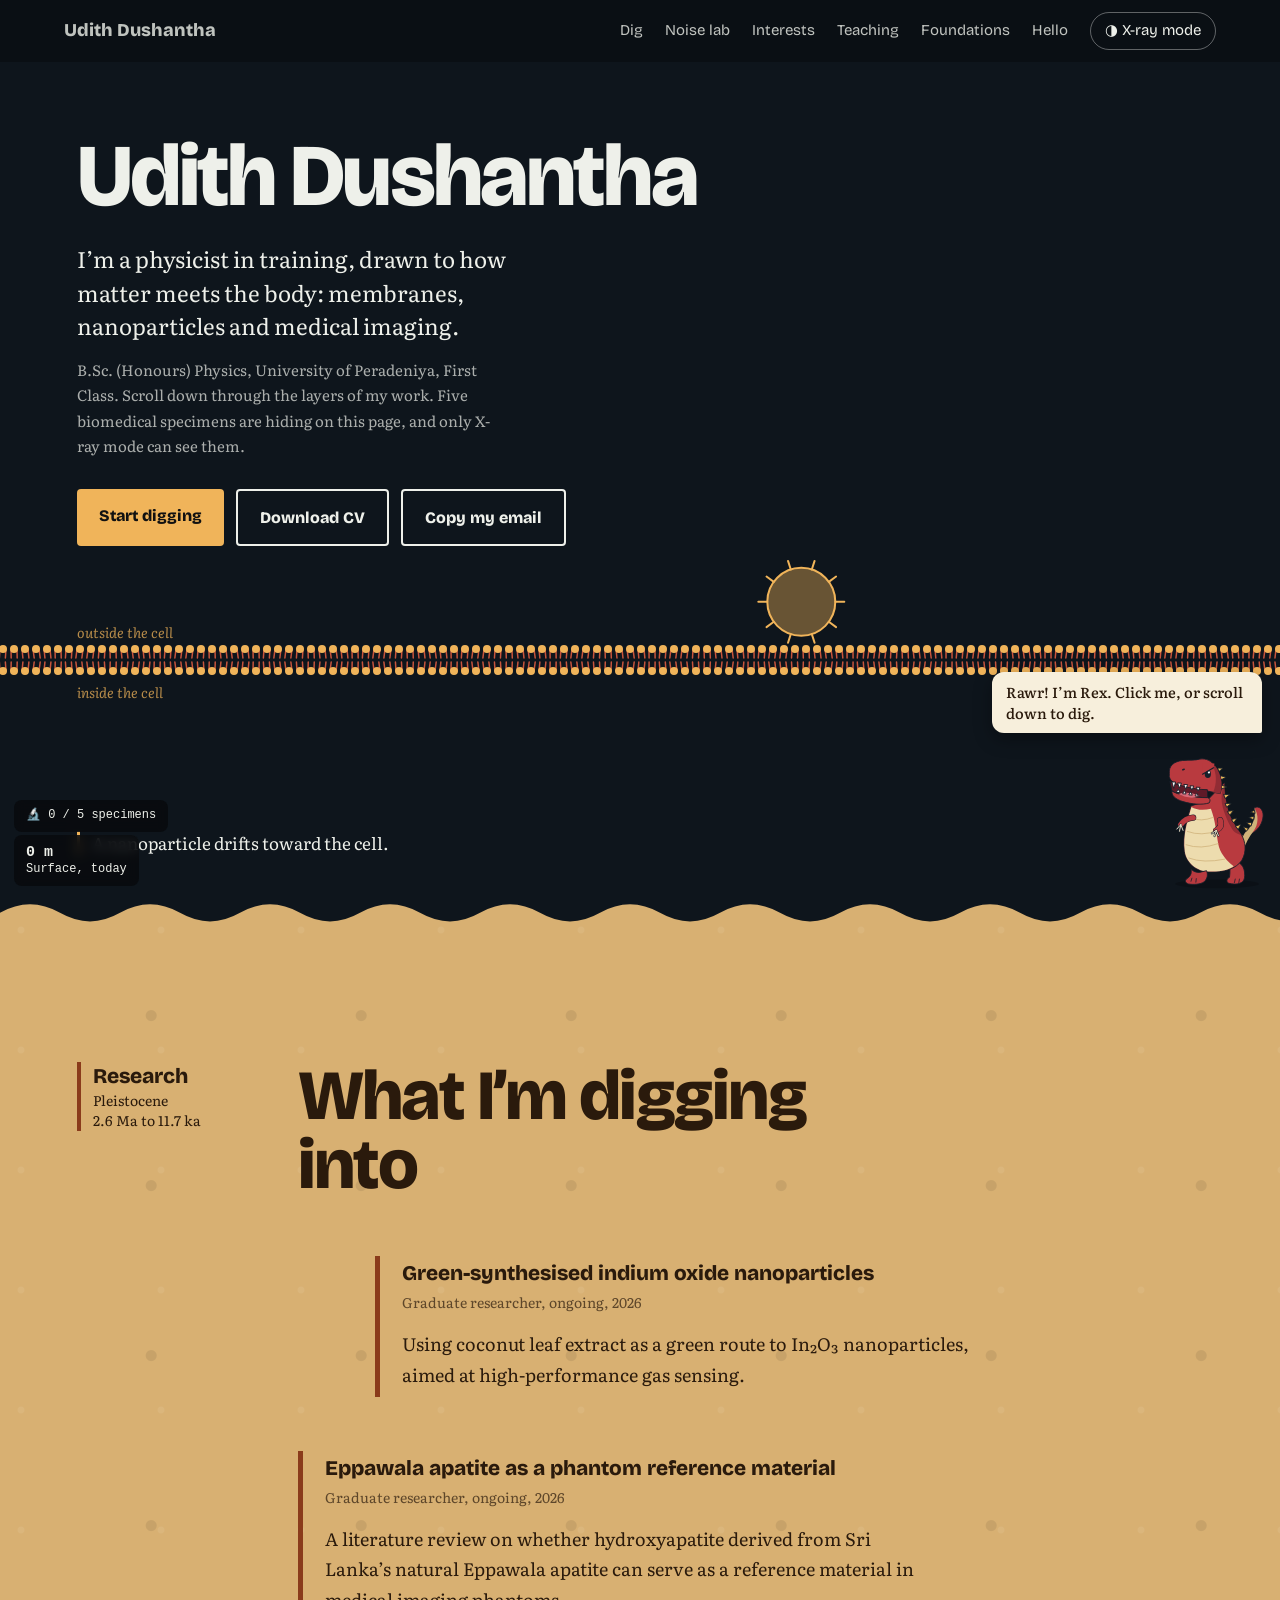
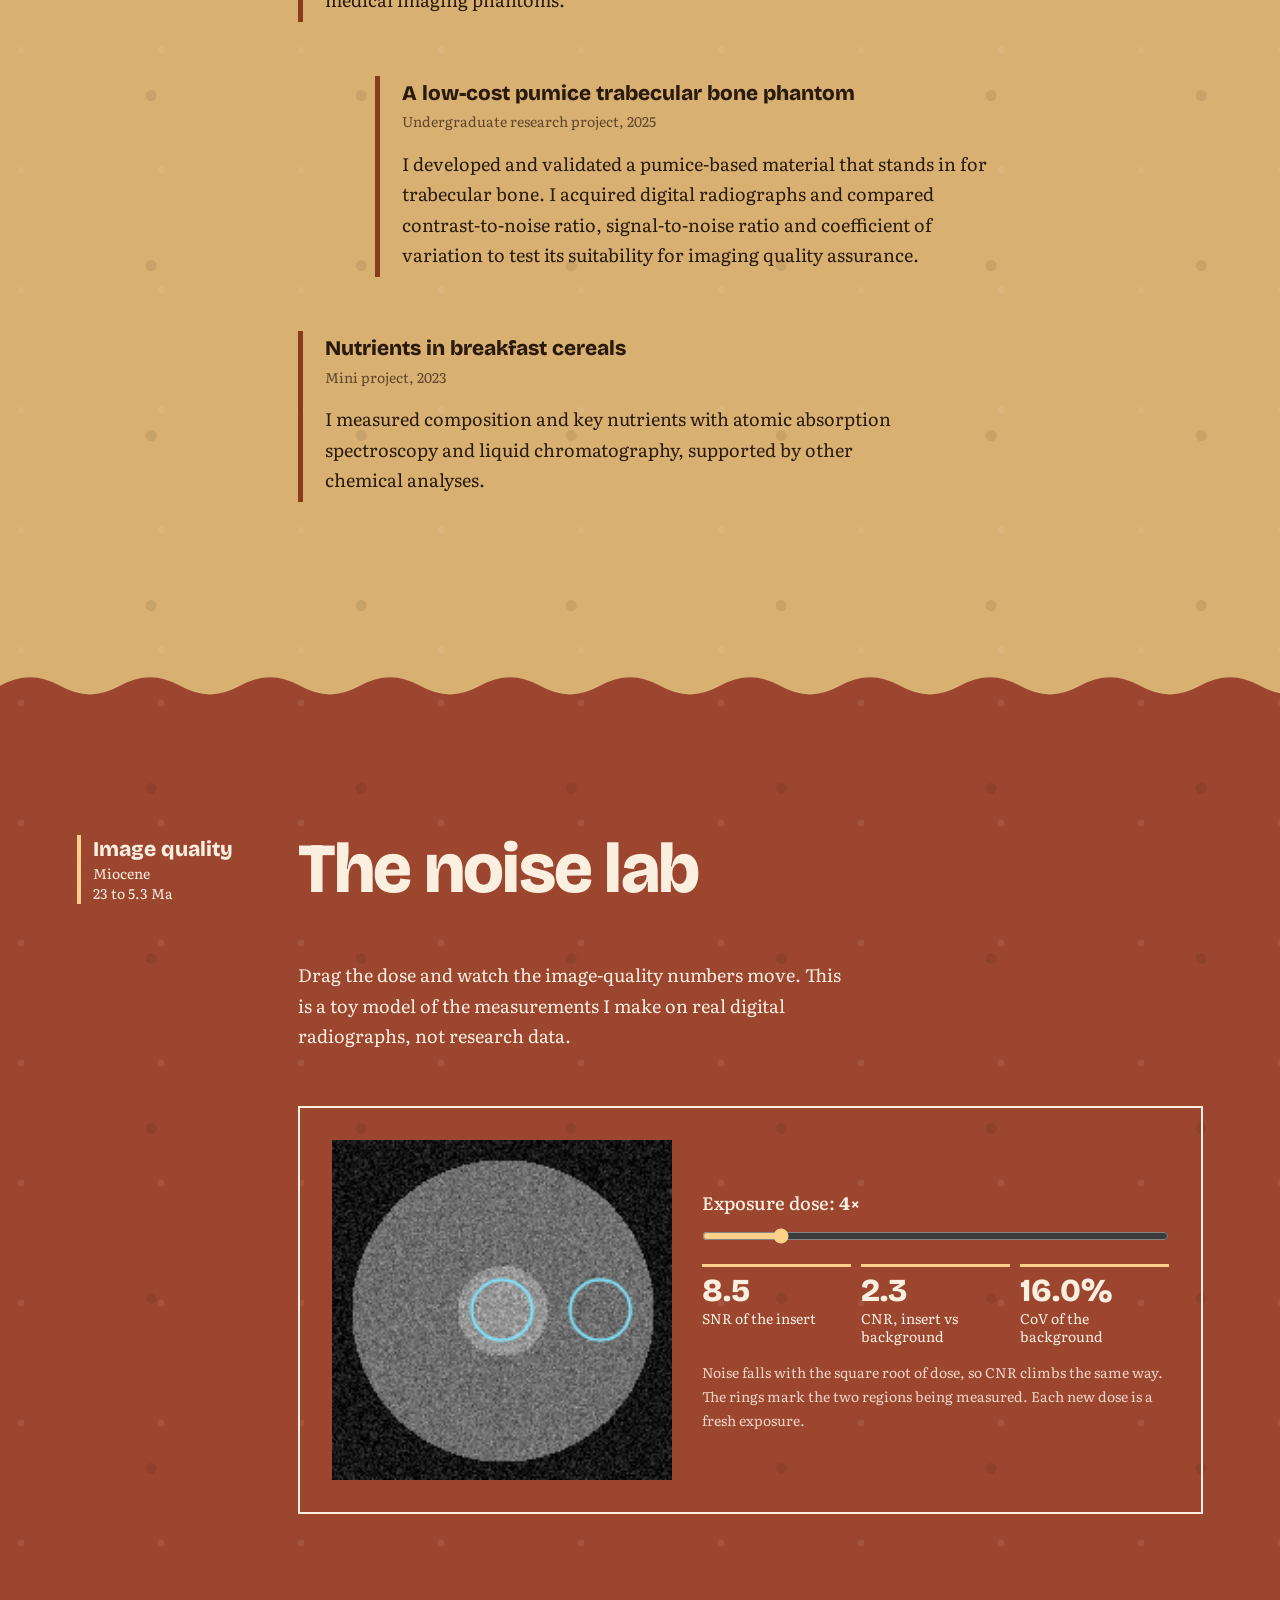
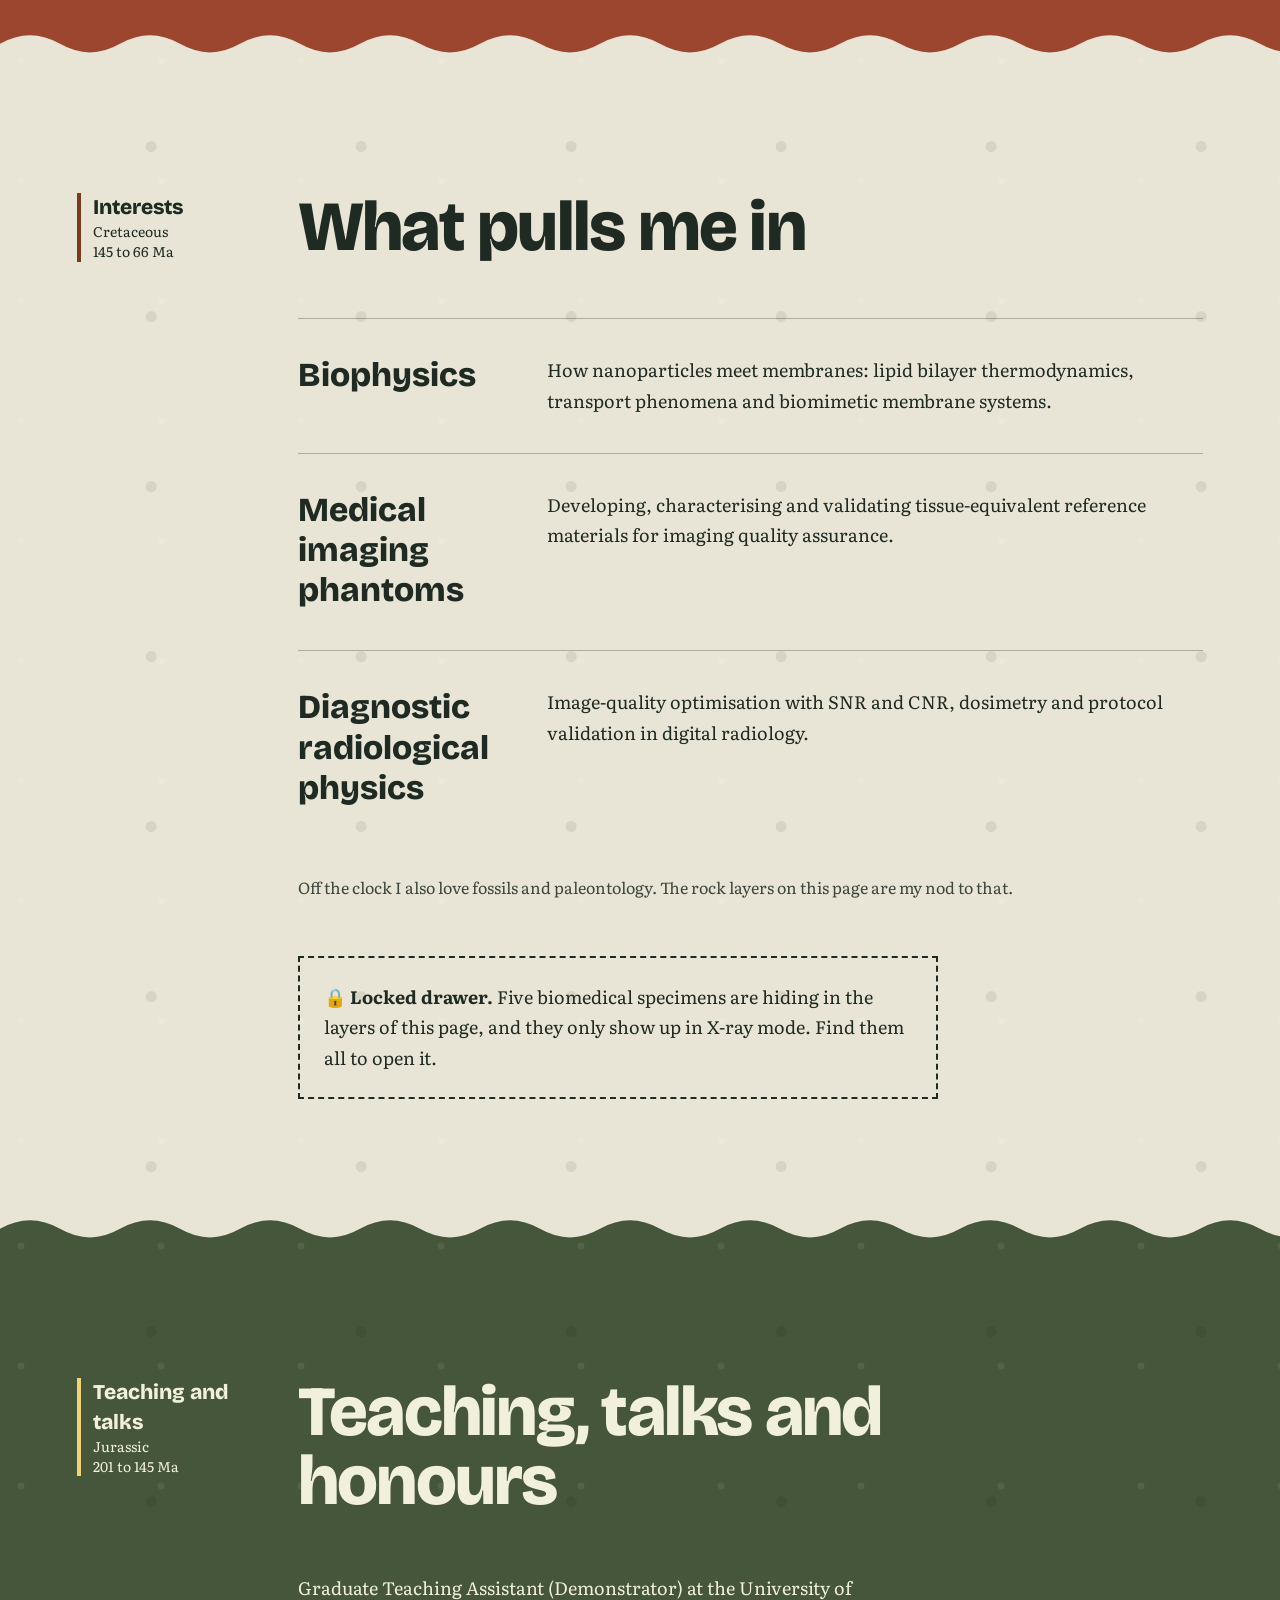
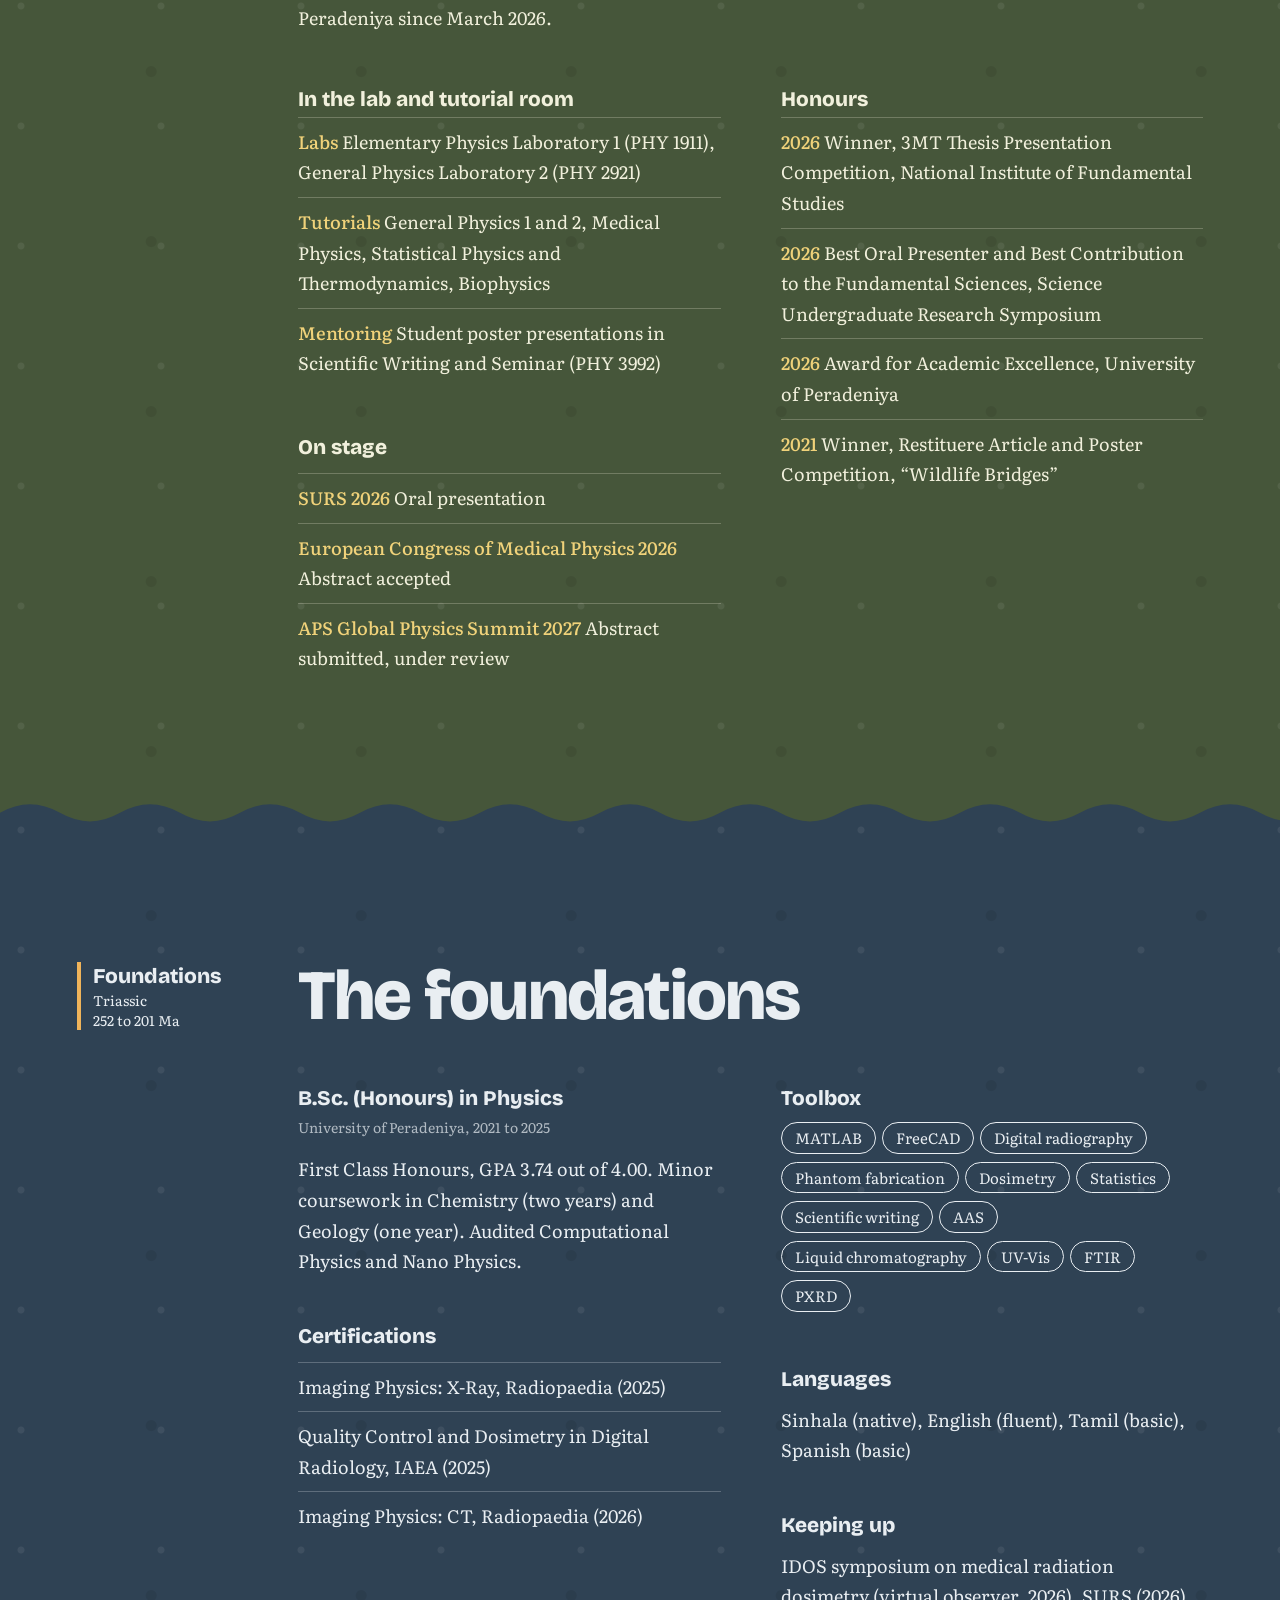
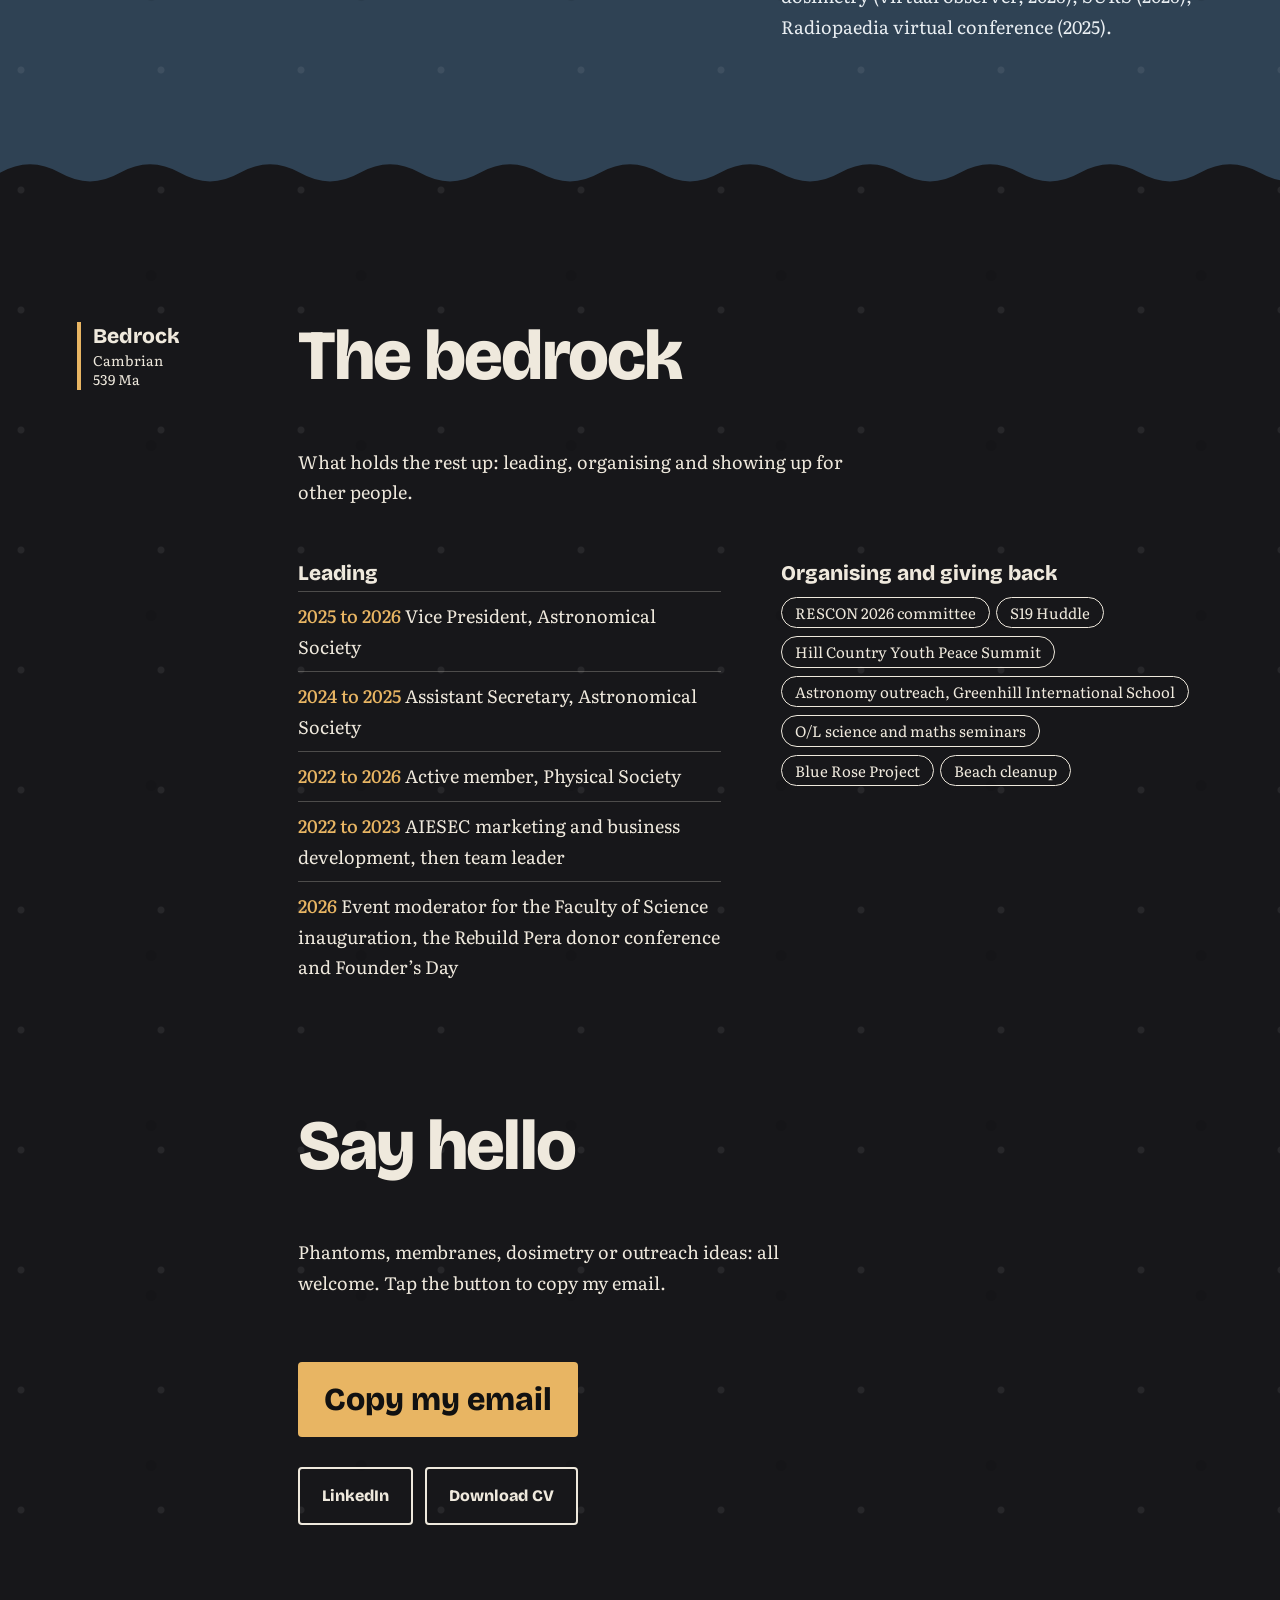
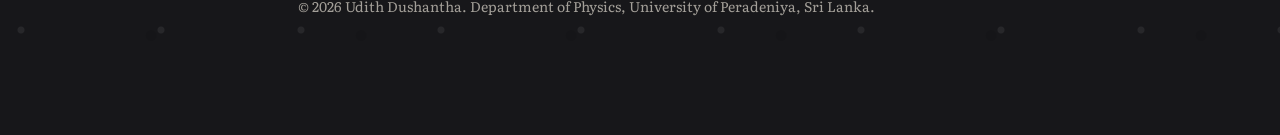
<file: index.html>
<!DOCTYPE html>
<html lang="en">
<head>
<meta charset="utf-8">
<meta name="viewport" content="width=device-width, initial-scale=1">
<title>Udith Dushantha | Biophysics, medical physics and imaging</title>
<meta name="description" content="Udith Dushantha is a physicist at the University of Peradeniya working on biophysics, medical imaging phantoms and diagnostic radiological physics.">
<link rel="icon" href="data:image/svg+xml,<svg xmlns='http://www.w3.org/2000/svg' viewBox='0 0 100 100'><text y='.9em' font-size='90'>🦴</text></svg>">
<link rel="preconnect" href="https://fonts.googleapis.com">
<link rel="preconnect" href="https://fonts.gstatic.com" crossorigin>
<link href="https://fonts.googleapis.com/css2?family=Bricolage+Grotesque:opsz,wght@12..96,500;12..96,800&family=Literata:opsz,wght@7..72,400;7..72,500&display=swap" rel="stylesheet">
<style>
*{box-sizing:border-box;margin:0}
html{scroll-behavior:smooth}
body{font:400 18px/1.7 Literata,Georgia,serif;background:#0e151c;color:#eef0ea;-webkit-font-smoothing:antialiased}
h1,h2,h3,.era b,.btn,nav{font-family:'Bricolage Grotesque',system-ui,sans-serif}
a{color:inherit}
:focus-visible{outline:3px solid var(--a,#f0b45a);outline-offset:3px}
nav{position:fixed;inset:0 0 auto;z-index:50;display:flex;align-items:center;gap:22px;padding:12px 5vw;background:rgba(10,14,18,.72);backdrop-filter:blur(10px);color:#eef0ea;font-size:15px}
nav .brand{font-weight:800;font-size:18px;margin-right:auto;text-decoration:none}
nav a{text-decoration:none;opacity:.8}nav a:hover{opacity:1}
nav button{font:inherit;color:inherit;background:none;border:1px solid rgba(255,255,255,.35);border-radius:99px;padding:5px 14px;cursor:pointer}
nav button:hover{background:rgba(255,255,255,.12)}
@media(max-width:860px){nav a{display:none}}

/* hero */
.hero{position:relative;min-height:100svh;display:flex;flex-direction:column;justify-content:center;padding:120px 6vw 38vh;overflow:hidden;--a:#f0b45a;transition:background .6s}
body.x .hero{background:#010508}
#bil{position:absolute;inset:0;width:100%;height:100%}
#stage{position:absolute;left:6vw;bottom:5vh;max-width:min(88vw,460px);font-size:17px;line-height:1.4;padding-left:12px;border-left:3px solid var(--a);transition:opacity .4s}
.hero>*:not(canvas){position:relative}
h1{font-weight:800;font-size:clamp(2.7rem,7.2vw,5.5rem);line-height:1;letter-spacing:-.03em}
.hero p.lead{margin:22px 0 0;max-width:38ch;font-size:clamp(1.1rem,2.2vw,1.4rem);line-height:1.5}
.hero p.sm{margin-top:14px;max-width:46ch;font-size:15px;opacity:.7}
.cta{display:flex;flex-wrap:wrap;gap:12px;margin-top:30px}
.btn{font-weight:800;font-size:16px;background:var(--a);color:#111;border:0;border-radius:4px;padding:13px 22px;text-decoration:none;cursor:pointer;display:inline-block}
.btn.ghost{background:none;color:inherit;border:2px solid currentColor}

/* strata */
.lay{display:grid;grid-template-columns:minmax(120px,170px) minmax(0,1fr);gap:clamp(18px,4vw,60px);padding:clamp(110px,18vh,180px) 6vw clamp(80px,13vh,130px);position:relative;background:var(--bg);color:var(--ink);transition:background .6s,color .6s}
.lay::before{content:"";position:absolute;inset:0;pointer-events:none;background:radial-gradient(circle at 15% 25%,rgba(255,255,255,.07) 0 3px,transparent 4px) 0 0/140px 120px,radial-gradient(circle at 72% 68%,rgba(0,0,0,.08) 0 5px,transparent 6px) 0 0/210px 170px}
.lay>*{position:relative}
.lay::after{content:"";position:absolute;left:0;right:0;top:0;height:30px;pointer-events:none;background:var(--prev);-webkit-mask:url("data:image/svg+xml,%3Csvg xmlns='http://www.w3.org/2000/svg' viewBox='0 0 120 28' preserveAspectRatio='none'%3E%3Cpath d='M0 0H120V12Q90 28 60 12T0 12Z'/%3E%3C/svg%3E") 0 0/120px 100% repeat-x;mask:url("data:image/svg+xml,%3Csvg xmlns='http://www.w3.org/2000/svg' viewBox='0 0 120 28' preserveAspectRatio='none'%3E%3Cpath d='M0 0H120V12Q90 28 60 12T0 12Z'/%3E%3C/svg%3E") 0 0/120px 100% repeat-x}
.l1{--prev:#0e151c;--bg:#d8b072;--ink:#2a1a0c;--a:#8a3b1b;--xb:#04101a}
.l2{--prev:#d8b072;--bg:#9c4630;--ink:#fbefe0;--a:#ffd08a;--xb:#051521}
.l3{--prev:#9c4630;--bg:#e9e5d6;--ink:#1f2a22;--a:#7a3a1f;--xb:#06192a}
.l4{--prev:#e9e5d6;--bg:#46563a;--ink:#f1f0dc;--a:#f0d27a;--xb:#071d30}
.l5{--prev:#46563a;--bg:#2f4254;--ink:#e9eef2;--a:#f0b45a;--xb:#082137}
.l6{--prev:#2f4254;--bg:#17171a;--ink:#efe9dd;--a:#e8b563;--xb:#010508}
body.x .lay{background:var(--xb);color:#d6f2ff;--a:#7fe7ff;border-top:1px solid rgba(127,231,255,.4)}
body.x .lay::after{background:rgba(127,231,255,.12)}
body.x .btn:not(.ghost){color:#001018}
.era{position:sticky;top:88px;align-self:start;border-left:4px solid var(--a);padding-left:12px;font-size:14px;line-height:1.4}
.era b{display:block;font-size:21px;font-weight:800}
h2{font-weight:800;font-size:clamp(2.3rem,6vw,4.4rem);line-height:.98;letter-spacing:-.025em;margin-bottom:.8em;max-width:14ch}
h3{font-weight:800;font-size:1.3rem;line-height:1.2;margin-bottom:4px}
p+p{margin-top:.8em}
.intro{max-width:56ch;margin-bottom:54px}
.meta{font-size:14px;opacity:.7;margin-bottom:6px}
@media(max-width:800px){.lay{grid-template-columns:1fr}.era{position:static}}

.spec{border-left:5px solid var(--a);padding:6px 0 6px 22px;margin-bottom:54px;max-width:62ch}
.spec:nth-child(even){margin-left:clamp(0px,6vw,80px)}

.panel{display:grid;grid-template-columns:minmax(200px,340px) 1fr;gap:30px;align-items:center;border:2px solid currentColor;padding:32px}
.panel canvas{width:100%;display:block;background:#000}
.panel label{display:block;font-weight:500}
.panel input{width:100%;accent-color:var(--a);margin:10px 0 20px}
.read{display:grid;grid-template-columns:repeat(3,1fr);gap:10px}
.read div{border-top:3px solid var(--a);padding-top:6px;font-size:14px;line-height:1.3}
.read b{display:block;font:800 2rem 'Bricolage Grotesque',sans-serif;line-height:1.1}
@media(max-width:700px){.panel{grid-template-columns:1fr}}

.pull{display:grid;grid-template-columns:minmax(150px,.7fr) 2fr;gap:20px;padding:36px 0;border-top:1px solid color-mix(in srgb,currentColor 30%,transparent)}
.pull h3{font-size:clamp(1.5rem,3vw,2.1rem)}
@media(max-width:700px){.pull{grid-template-columns:1fr;gap:4px}}
.drawer{margin-top:54px;border:2px dashed currentColor;padding:24px;max-width:64ch}
.drawer .secret{display:none}
.drawer.open{border-style:solid;border-color:var(--a);animation:pop .7s}
.drawer.open .secret{display:block}.drawer.open .lock{display:none}
@keyframes pop{0%{transform:scale(.96) rotate(-1deg)}60%{transform:scale(1.02)}100%{transform:none}}

.two{display:grid;grid-template-columns:repeat(auto-fit,minmax(260px,1fr));gap:60px}
ul.p{list-style:none;padding:0}
ul.p li{padding:9px 0;border-top:1px solid color-mix(in srgb,currentColor 25%,transparent)}
ul.p li b{font-weight:500;color:var(--a)}
.chip{display:inline-block;border:1.5px solid currentColor;border-radius:99px;padding:2px 13px;font-size:15px;margin:0 6px 8px 0}
h3.s{margin:48px 0 12px}

#hello .big{font-size:clamp(1.1rem,3.2vw,2rem);padding:18px 26px;margin-top:10px;word-break:break-all}
.lay>.fos{position:absolute;z-index:3;font-size:30px;line-height:1;padding:12px;background:none;border:0;cursor:pointer;opacity:0;visibility:hidden;transform:rotate(var(--r));transition:opacity .5s,transform .3s,filter .3s}
body.x .lay>.fos{opacity:.8;visibility:visible;filter:grayscale(1) brightness(1.5) drop-shadow(0 0 8px #7fe7ff)}
body.x .lay>.fos:hover,body.x .lay>.fos:focus-visible{opacity:1;transform:scale(1.5)}
body.x .lay>.fos.got{opacity:1;filter:none;pointer-events:none;transform:none}
#cur,#dot{position:fixed;left:0;top:0;z-index:100;pointer-events:none;mix-blend-mode:difference;opacity:0;transition:opacity .3s}
html.cur-on #cur,html.cur-on #dot{opacity:1}
html.cur-on,html.cur-on *{cursor:none!important}
#cur{width:48px;height:48px;margin:-24px 0 0 -24px}
#cur svg{display:block;transition:transform .35s}
#cur.sp svg{animation:spin 12s linear infinite}
#ico{stroke:#fff;stroke-width:1.6;stroke-linecap:round;stroke-linejoin:round;fill:none}
#ico .f{fill:rgba(255,255,255,.3)}
#ico.swap{animation:swap .35s}
@keyframes swap{from{transform:scale(.3);opacity:0}}
#cur .ring{position:absolute;inset:-5px;border:2px dotted #fff;border-radius:50%;opacity:0;transform:scale(.4);transition:opacity .35s,transform .35s}
#cur.wrap .ring{opacity:1;transform:none;animation:spin 6s linear infinite}
#cur.wrap svg{transform:scale(.7)}
#dot{width:6px;height:6px;margin:-3px 0 0 -3px;border-radius:50%;background:#fff}
@keyframes spin{to{rotate:360deg}}
#hud,#cnt{position:fixed;bottom:14px;z-index:60;font:12px/1.3 ui-monospace,Menlo,monospace;background:rgba(8,10,12,.78);color:#eef0ea;padding:8px 12px;border-radius:8px;backdrop-filter:blur(6px)}
#hud{left:14px}#cnt{left:14px;bottom:68px}
#hud b{font-size:15px;display:block}
#rex{position:fixed;right:12px;bottom:10px;z-index:65;width:104px;background:none;border:0;padding:0;cursor:pointer;--ol:#17202b;--rd:#b93a3f;--rd2:#912c34;--cr:#eddcae;--cr2:#cfb27a;--yl:#e8b95a;--mo:#5f1a28;--tg:#d96a78;--bone:#efe3c4;--bl:#4a3628;transition:filter .4s}
#rex svg{display:block;width:100%;height:auto;overflow:visible;animation:bob 3.2s ease-in-out infinite}
#rex .o{stroke:var(--ol);stroke-width:4;stroke-linejoin:round;stroke-linecap:round}
#rex .red{fill:var(--rd)}
#rex .dr{fill:var(--rd2)}
#rex .cr{fill:var(--cr)}
#rex .cr2{fill:var(--cr2)}
#rex .yel{fill:var(--yl)}
#rex .wh{fill:#fff}
#rex .mo{fill:var(--mo)}
#rex .tg{fill:var(--tg)}
#rex .nv{fill:var(--ol)}
#rex .hl{fill:#fff}
#rex .k{fill:none;stroke:var(--ol);stroke-width:3.5;stroke-linecap:round}
#rex .k2{fill:none;stroke:var(--cr2);stroke-width:3.5;stroke-linecap:round}
#rex .lid{fill:none;stroke:var(--ol);stroke-width:5;stroke-linecap:round}
#rex .a0{fill:none;stroke:var(--ol);stroke-linecap:round;stroke-linejoin:round}
#rex .a1{fill:none;stroke:var(--rd);stroke-linecap:round;stroke-linejoin:round}
#rex .ao{fill:none;stroke:var(--ol);stroke-width:9;stroke-linecap:round}
#rex .ac{fill:none;stroke:#fdf0d2;stroke-width:4;stroke-linecap:round}
#rex .bn{fill:var(--bone);stroke:var(--bl);stroke-width:3;stroke-linejoin:round}
#rex .bt{fill:var(--bl);stroke:var(--bl);stroke-width:1.5;stroke-linejoin:round}
#rex .v0{fill:none;stroke:var(--bl);stroke-width:15}
#rex .v1{fill:none;stroke:var(--bone);stroke-width:10;stroke-dasharray:9 3}
#rex .r0 path{fill:none;stroke:var(--bl);stroke-width:10;stroke-linecap:round}
#rex .r1 path{fill:none;stroke:var(--bone);stroke-width:5.5;stroke-linecap:round}
#rex .l0{fill:none;stroke:var(--bl);stroke-linecap:round;stroke-linejoin:round}
#rex .l1{fill:none;stroke:var(--bone);stroke-linecap:round;stroke-linejoin:round}

#rex .skin{transition:opacity .5s,filter .5s}
#rex .bones{opacity:0;transition:opacity .5s}
body.x #rex{--bone:#0b3347;--bl:#7fe7ff;--ol:#7fe7ff;filter:drop-shadow(0 0 8px rgba(127,231,255,.7))}
body.x #rex .skin{opacity:.22;filter:grayscale(1) brightness(1.3)}
body.x #rex .bones{opacity:1}
#rex .rr{font:800 30px 'Bricolage Grotesque',system-ui,sans-serif;fill:var(--ol);stroke:#fff;stroke-width:6px;paint-order:stroke;stroke-linejoin:round;opacity:0;transform-box:fill-box;transform-origin:center}
body.x #rex .rr{stroke:#04101a}
#rex .jw{transform-box:fill-box;transform-origin:100% 30%}
#rex.talk .jw{animation:chomp .22s ease-in-out infinite alternate}
#rex.hop svg{animation:hop .5s}
#rex.roar .rr{animation:roar .9s}
@keyframes roar{0%{opacity:0;transform:scale(.6)}20%,75%{opacity:1;transform:scale(1.08)}100%{opacity:0}}
@keyframes bob{50%{transform:translateY(-3px)}}
@keyframes chomp{to{transform:rotate(7deg)}}
@keyframes hop{40%{transform:translateY(-22px)}}
#say{position:absolute;right:6px;bottom:100%;margin-bottom:8px;width:max-content;max-width:min(78vw,270px);background:#f7efdc;color:#2a1a0c;font:500 14.5px/1.4 Literata,Georgia,serif;text-align:left;padding:10px 14px;border-radius:12px 12px 2px 12px;box-shadow:0 6px 18px rgba(0,0,0,.35);opacity:0;transform:translateY(8px) scale(.96);transition:.3s;pointer-events:none}
#say.on{opacity:1;transform:none}
body.x #say{background:#031018;color:#d6f2ff;border:1px solid #7fe7ff}
@media(max-width:600px){#rex{width:76px}}
@media(prefers-reduced-motion:reduce){html{scroll-behavior:auto}*{animation:none!important;transition:none!important}}
</style>
</head>
<body>
<nav>
  <a class="brand" href="#top">Udith Dushantha</a>
  <a href="#research">Dig</a><a href="#lab">Noise lab</a><a href="#interests">Interests</a><a href="#teach">Teaching</a><a href="#base">Foundations</a><a href="#hello">Hello</a>
  <button id="xr" type="button" aria-label="Toggle X-ray mode">◑ X-ray mode</button>
</nav>

<header class="hero" id="top" data-cur="particle" data-era="Surface" data-age="today">
  <canvas id="bil" aria-hidden="true"></canvas>
  <div id="stage"></div>
  <h1>Udith Dushantha</h1>
  <p class="lead">I’m a physicist in training, drawn to how matter meets the body: membranes, nanoparticles and medical imaging.</p>
  <p class="sm">B.Sc. (Honours) Physics, University of Peradeniya, First Class. Scroll down through the layers of my work. Five biomedical specimens are hiding on this page, and only X-ray mode can see them.</p>
  <div class="cta"><a class="btn" href="#research">Start digging</a><a class="btn ghost" href="Udith_D_CV.pdf" download>Download CV</a><button class="btn ghost" type="button" data-copy>Copy my email</button></div>
</header>

<section class="lay l1" id="research" data-cur="bone" data-era="Research" data-age="Pleistocene, 2.6 Ma to 11.7 ka">
  <div class="era"><b>Research</b>Pleistocene<br>2.6 Ma to 11.7 ka</div>
  <div>
    <h2>What I’m digging into</h2>
    <article class="spec"><h3>Green-synthesised indium oxide nanoparticles</h3><p class="meta">Graduate researcher, ongoing, 2026</p><p>Using coconut leaf extract as a green route to In₂O₃ nanoparticles, aimed at high-performance gas sensing.</p></article>
    <article class="spec"><h3>Eppawala apatite as a phantom reference material</h3><p class="meta">Graduate researcher, ongoing, 2026</p><p>A literature review on whether hydroxyapatite derived from Sri Lanka’s natural Eppawala apatite can serve as a reference material in medical imaging phantoms.</p></article>
    <article class="spec"><h3>A low-cost pumice trabecular bone phantom</h3><p class="meta">Undergraduate research project, 2025</p><p>I developed and validated a pumice-based material that stands in for trabecular bone. I acquired digital radiographs and compared contrast-to-noise ratio, signal-to-noise ratio and coefficient of variation to test its suitability for imaging quality assurance.</p></article>
    <article class="spec"><h3>Nutrients in breakfast cereals</h3><p class="meta">Mini project, 2023</p><p>I measured composition and key nutrients with atomic absorption spectroscopy and liquid chromatography, supported by other chemical analyses.</p></article>
  </div>
</section>

<section class="lay l2" id="lab" data-cur="target" data-era="Image quality" data-age="Miocene, 23 to 5.3 Ma">
  <div class="era"><b>Image quality</b>Miocene<br>23 to 5.3 Ma</div>
  <div>
    <h2>The noise lab</h2>
    <p class="intro">Drag the dose and watch the image-quality numbers move. This is a toy model of the measurements I make on real digital radiographs, not research data.</p>
    <div class="panel">
      <canvas id="labcv" width="180" height="180" aria-label="Simulated radiograph of a phantom with a bright insert"></canvas>
      <div>
        <label for="dose">Exposure dose: <b id="dv">4×</b></label>
        <input id="dose" type="range" min="1" max="20" value="4">
        <div class="read"><div><b id="snr">0</b>SNR of the insert</div><div><b id="cnr">0</b>CNR, insert vs background</div><div><b id="cov">0</b>CoV of the background</div></div>
        <p style="font-size:14px;margin-top:16px;opacity:.85">Noise falls with the square root of dose, so CNR climbs the same way. The rings mark the two regions being measured. Each new dose is a fresh exposure.</p>
      </div>
    </div>
  </div>
</section>

<section class="lay l3" id="interests" data-cur="ammonite" data-era="Interests" data-age="Cretaceous, 145 to 66 Ma">
  <div class="era"><b>Interests</b>Cretaceous<br>145 to 66 Ma</div>
  <div>
    <h2>What pulls me in</h2>
    <div class="pull"><h3>Biophysics</h3><p>How nanoparticles meet membranes: lipid bilayer thermodynamics, transport phenomena and biomimetic membrane systems.</p></div>
    <div class="pull"><h3>Medical imaging phantoms</h3><p>Developing, characterising and validating tissue-equivalent reference materials for imaging quality assurance.</p></div>
    <div class="pull"><h3>Diagnostic radiological physics</h3><p>Image-quality optimisation with SNR and CNR, dosimetry and protocol validation in digital radiology.</p></div>
    <p style="margin-top:26px;font-size:16px;opacity:.85">Off the clock I also love fossils and paleontology. The rock layers on this page are my nod to that.</p>
    <div class="drawer" id="drawer">
      <p class="lock">🔒 <b>Locked drawer.</b> Five biomedical specimens are hiding in the layers of this page, and they only show up in X-ray mode. Find them all to open it.</p>
      <div class="secret"><h3>Why phantoms, bone and membranes belong together</h3><p>Bone mineral is a form of apatite, and X-ray contrast comes from how strongly tissue attenuates the beam, which depends on density and atomic number. That is why an apatite-derived powder and a porous pumice lattice are worth testing as stand-ins for bone: if they attenuate like bone, they can look like bone on a radiograph.</p><p>The same story repeats at the other end of the scale: matter interacting with matter, from a nanoparticle meeting a membrane to a beam crossing a patient.</p></div>
    </div>
  </div>
</section>

<section class="lay l4" id="teach" data-cur="atom" data-era="Teaching and talks" data-age="Jurassic, 201 to 145 Ma">
  <div class="era"><b>Teaching and talks</b>Jurassic<br>201 to 145 Ma</div>
  <div>
    <h2>Teaching, talks and honours</h2>
    <p class="intro">Graduate Teaching Assistant (Demonstrator) at the University of Peradeniya since March 2026.</p>
    <div class="two">
      <div>
        <h3>In the lab and tutorial room</h3>
        <ul class="p">
          <li><b>Labs</b> Elementary Physics Laboratory 1 (PHY 1911), General Physics Laboratory 2 (PHY 2921)</li>
          <li><b>Tutorials</b> General Physics 1 and 2, Medical Physics, Statistical Physics and Thermodynamics, Biophysics</li>
          <li><b>Mentoring</b> Student poster presentations in Scientific Writing and Seminar (PHY 3992)</li>
        </ul>
        <h3 class="s">On stage</h3>
        <ul class="p">
          <li><b>SURS 2026</b> Oral presentation</li>
          <li><b>European Congress of Medical Physics 2026</b> Abstract accepted</li>
          <li><b>APS Global Physics Summit 2027</b> Abstract submitted, under review</li>
        </ul>
      </div>
      <div>
        <h3>Honours</h3>
        <ul class="p">
          <li><b>2026</b> Winner, 3MT Thesis Presentation Competition, National Institute of Fundamental Studies</li>
          <li><b>2026</b> Best Oral Presenter and Best Contribution to the Fundamental Sciences, Science Undergraduate Research Symposium</li>
          <li><b>2026</b> Award for Academic Excellence, University of Peradeniya</li>
          <li><b>2021</b> Winner, Restituere Article and Poster Competition, “Wildlife Bridges”</li>
        </ul>
      </div>
    </div>
  </div>
</section>

<section class="lay l5" id="base" data-cur="flask" data-era="Foundations" data-age="Triassic, 252 to 201 Ma">
  <div class="era"><b>Foundations</b>Triassic<br>252 to 201 Ma</div>
  <div>
    <h2>The foundations</h2>
    <div class="two">
      <div>
        <h3>B.Sc. (Honours) in Physics</h3>
        <p class="meta">University of Peradeniya, 2021 to 2025</p>
        <p>First Class Honours, GPA 3.74 out of 4.00. Minor coursework in Chemistry (two years) and Geology (one year). Audited Computational Physics and Nano Physics.</p>
        <h3 class="s">Certifications</h3>
        <ul class="p"><li>Imaging Physics: X-Ray, Radiopaedia (2025)</li><li>Quality Control and Dosimetry in Digital Radiology, IAEA (2025)</li><li>Imaging Physics: CT, Radiopaedia (2026)</li></ul>
      </div>
      <div>
        <h3>Toolbox</h3>
        <p style="margin-top:10px"><span class="chip">MATLAB</span><span class="chip">FreeCAD</span><span class="chip">Digital radiography</span><span class="chip">Phantom fabrication</span><span class="chip">Dosimetry</span><span class="chip">Statistics</span><span class="chip">Scientific writing</span><span class="chip">AAS</span><span class="chip">Liquid chromatography</span><span class="chip">UV-Vis</span><span class="chip">FTIR</span><span class="chip">PXRD</span></p>
        <h3 class="s">Languages</h3>
        <p>Sinhala (native), English (fluent), Tamil (basic), Spanish (basic)</p>
        <h3 class="s">Keeping up</h3>
        <p>IDOS symposium on medical radiation dosimetry (virtual observer, 2026), SURS (2026), Radiopaedia virtual conference (2025).</p>
      </div>
    </div>
  </div>
</section>

<section class="lay l6" id="hello" data-cur="trilobite" data-era="Bedrock" data-age="Cambrian, 539 Ma">
  <div class="era"><b>Bedrock</b>Cambrian<br>539 Ma</div>
  <div>
    <h2>The bedrock</h2>
    <p class="intro">What holds the rest up: leading, organising and showing up for other people.</p>
    <div class="two">
      <div>
        <h3>Leading</h3>
        <ul class="p">
          <li><b>2025 to 2026</b> Vice President, Astronomical Society</li>
          <li><b>2024 to 2025</b> Assistant Secretary, Astronomical Society</li>
          <li><b>2022 to 2026</b> Active member, Physical Society</li>
          <li><b>2022 to 2023</b> AIESEC marketing and business development, then team leader</li>
          <li><b>2026</b> Event moderator for the Faculty of Science inauguration, the Rebuild Pera donor conference and Founder’s Day</li>
        </ul>
      </div>
      <div>
        <h3>Organising and giving back</h3>
        <p style="margin-top:10px"><span class="chip">RESCON 2026 committee</span><span class="chip">S19 Huddle</span><span class="chip">Hill Country Youth Peace Summit</span><span class="chip">Astronomy outreach, Greenhill International School</span><span class="chip">O/L science and maths seminars</span><span class="chip">Blue Rose Project</span><span class="chip">Beach cleanup</span></p>
      </div>
    </div>
    <h2 style="margin-top:120px">Say hello</h2>
    <p class="intro">Phantoms, membranes, dosimetry or outreach ideas: all welcome. Tap the button to copy my email.</p>
    <button class="btn big" type="button" data-copy><span class="em">Copy my email</span></button>
    <div class="cta"><a class="btn ghost" href="https://www.linkedin.com/in/udithdushantha/" target="_blank" rel="noopener">LinkedIn</a><a class="btn ghost" href="Udith_D_CV.pdf" download>Download CV</a></div>
    <p style="margin-top:70px;font-size:14px;opacity:.65">© 2026 Udith Dushantha. Department of Physics, University of Peradeniya, Sri Lanka.</p>
  </div>
</section>

<div id="cur" aria-hidden="true"><svg viewBox="-24 -24 48 48" width="48" height="48"><g id="ico"></g></svg><i class="ring"></i></div><div id="dot" aria-hidden="true"></div>
<div id="hud"><b id="depth">0 m</b><span id="era">Surface</span></div>
<div id="cnt">🔬 0 / 5 specimens</div>
<button id="rex" type="button" aria-label="Rex the fossil. Click to hear something."><span id="say" role="status"></span>
<svg viewBox="140 6 470 674" aria-hidden="true">
<ellipse cx="380" cy="652" rx="190" ry="20" fill="rgba(0,0,0,.2)"/>
<g class="skin">
<path class="o red" d="M488 430C540 440 585 395 588 345C590 318 570 295 548 308C556 340 548 380 520 405C505 420 492 440 488 470Z"/>
<path class="cr2" d="M548 308C556 340 548 380 520 405C505 420 492 440 488 470L496 508C508 470 524 440 546 412C566 385 570 340 548 308Z"/>
<path class="o red" d="M440 540C470 548 500 560 504 598C506 620 505 632 495 642C480 655 450 655 430 648C420 640 424 628 436 622C440 600 436 570 440 540Z"/>
<path class="k" d="M458 646L462 630M478 647L481 630"/>
<path class="o red" d="M262 300C245 360 222 430 232 505C240 560 290 598 345 598C410 600 465 585 492 545C515 505 508 460 490 430C470 400 440 360 430 320C418 280 414 240 412 195L330 280Z"/>
<path class="dr" d="M412 195C414 240 418 280 430 320C440 360 470 400 490 430C478 428 462 422 452 410C430 380 410 330 402 290C398 260 400 230 412 195Z"/>
<path class="cr" d="M264 304C247 365 224 430 234 505C242 558 290 596 345 596C395 598 430 590 455 572C420 545 392 510 385 470C376 420 372 365 352 312C320 320 285 318 264 304Z"/>
<path class="k2" d="M262 355Q308 372 360 352M246 415Q310 438 378 412M240 475Q305 498 384 470M252 535Q318 560 415 540"/>
<path class="o red" d="M264 586C272 596 284 600 300 600L332 592C340 610 336 628 322 642C305 655 270 656 250 652C236 648 232 636 244 628C254 622 258 616 262 606Z"/>
<path class="k" d="M262 640L266 626M284 644L286 628"/>
<g class="sp o yel"><path d="M388 144L407 129L384 128Z"/><path d="M398 181L421 170L396 163Z"/><path d="M399 223L423 214L399 205Z"/><path d="M417 265L437 249L411 247Z"/><path d="M424 304L444 288L418 288Z"/><path d="M438 340L454 320L428 324Z"/><path d="M456 375L470 354L446 361Z"/><path d="M476 405L488 382L464 391Z"/><path d="M521 401L498 394L511 413Z"/><path d="M536 374L513 375L532 390Z"/><path d="M546 346L523 352L544 362Z"/><path d="M548 319L531 328L550 333Z"/></g>
<path class="a0" d="M272 352Q236 354 216 384" style="stroke-width:28"/><path class="a1" d="M272 352Q236 354 216 384" style="stroke-width:24"/>
<path class="ao" d="M216 384L198 404M216 384L210 414M216 384L226 410"/><path class="ac" d="M216 384L198 404M216 384L210 414M216 384L226 410"/>
<path class="a0" d="M394 364Q406 394 376 410" style="stroke-width:28"/><path class="a1" d="M394 364Q406 394 376 410" style="stroke-width:24"/>
<path class="ao" d="M376 410L356 424M376 410L368 436M376 410L386 434"/><path class="ac" d="M376 410L356 424M376 410L368 436M376 410L386 434"/>
<path class="o red" d="M164 152C160 120 184 98 224 94C258 91 282 94 300 88C332 82 356 98 372 120C396 152 408 200 394 244L335 232C300 232 255 226 215 210C190 200 170 190 164 168Z"/>
<path class="dr" d="M372 120C396 152 408 200 394 244L362 238C380 200 378 150 360 118Z"/>
<path class="o mo" d="M168 188C200 205 270 226 336 226L338 262C270 262 200 250 176 232Z"/>
<g class="jw"><path class="o red" d="M176 232C172 252 192 270 226 280C266 292 312 296 344 286C352 272 346 266 338 262C270 262 200 250 176 232Z"/>
<path class="tg" d="M205 246C230 236 270 240 300 254C285 266 240 266 205 246Z"/>
<path class="o wh" d="M197 237L204 223L211 238ZM225 243L232 230L239 244ZM253 248L260 236L267 249ZM281 253L288 243L295 254Z"/></g>
<path class="o wh" d="M176 192L184 220L192 193ZM202 197L210 219L218 198ZM230 204L238 224L246 205ZM258 210L266 228L274 211ZM286 216L294 232L302 217Z"/>
<ellipse class="nv" cx="228" cy="135" rx="7" ry="4" transform="rotate(-20 228 135)"/>
<ellipse class="nv" cx="338" cy="155" rx="14" ry="18"/><circle class="hl" cx="343" cy="148" r="5"/>
<path class="o red" d="M312 156L364 126L368 108L312 108Z" style="stroke:none"/><path class="lid" d="M314 156L364 127"/>
</g>
<g class="bones">
<path class="bn" d="M174 158C172 130 196 110 228 106C262 103 290 104 316 100C346 96 368 118 372 150C374 180 368 205 352 222L330 228C290 226 240 214 208 200C188 192 176 178 174 158Z"/>
<ellipse class="bn" cx="338" cy="155" rx="18" ry="22"/><ellipse class="bn" cx="290" cy="150" rx="18" ry="12"/><ellipse class="bn" cx="230" cy="135" rx="9" ry="5"/>
<path class="bt" d="M176 192L184 220L192 193ZM202 197L210 219L218 198ZM230 204L238 224L246 205ZM258 210L266 228L274 211ZM286 216L294 232L302 217Z"/>
<g class="jw"><path class="bn" d="M178 236C176 252 196 268 228 276C266 286 310 290 340 282L342 266C270 264 205 252 178 236Z"/><path class="bt" d="M197 237L204 223L211 238ZM225 243L232 230L239 244ZM253 248L260 236L267 249ZM281 253L288 243L295 254Z"/></g>
<path class="v0" d="M372 212C396 250 410 300 428 332C446 366 468 396 486 420"/><path class="v1" d="M372 212C396 250 410 300 428 332C446 366 468 396 486 420"/>
<path class="v0" d="M486 420C520 440 566 420 576 370C580 345 568 322 552 312" style="stroke-width:11"/><path class="v1" d="M486 420C520 440 566 420 576 370C580 345 568 322 552 312" style="stroke-width:7"/>
<g class="r0"><path d="M418 308Q345 312 326 372M430 338Q352 346 330 406M444 366Q362 382 338 446M458 392Q376 420 352 484M472 412Q392 450 370 515"/></g><g class="r1"><path d="M418 308Q345 312 326 372M430 338Q352 346 330 406M444 366Q362 382 338 446M458 392Q376 420 352 484M472 412Q392 450 370 515"/></g>
<path class="bn" d="M458 438C486 430 506 456 498 490C490 514 462 516 450 496C442 476 446 450 458 438Z"/>
<path class="l0" d="M474 490L478 548L466 606M466 606L440 640M466 606L462 644M466 606L490 640" style="stroke-width:15"/><path class="l1" d="M474 490L478 548L466 606M466 606L440 640M466 606L462 644M466 606L490 640" style="stroke-width:11"/>
<path class="l0" d="M440 495L335 560L292 612M292 612L255 640M292 612L285 648M292 612L318 644" style="stroke-width:15"/><path class="l1" d="M440 495L335 560L292 612M292 612L255 640M292 612L285 648M292 612L318 644" style="stroke-width:11"/>
<path class="l0" d="M268 345L214 358L190 392M190 392L176 410M190 392L186 416M190 392L202 414" style="stroke-width:12"/><path class="l1" d="M268 345L214 358L190 392M190 392L176 410M190 392L186 416M190 392L202 414" style="stroke-width:8"/>
<path class="l0" d="M392 358L398 392L358 420M358 420L340 430M358 420L350 440M358 420L366 438" style="stroke-width:12"/><path class="l1" d="M392 358L398 392L358 420M358 420L340 430M358 420L350 440M358 420L366 438" style="stroke-width:8"/>
</g>
<g transform="rotate(-12 330 66)"><text class="rr" x="330" y="66">ROARrrr!</text></g>
</svg></button>

<script>
const $=s=>document.querySelector(s),$$=s=>[...document.querySelectorAll(s)];
const RM=matchMedia('(prefers-reduced-motion:reduce)').matches;
const em=['udithdushantha','gmail.com'].join('@');
$$('.em').forEach(e=>e.dataset.t=e.textContent);
let tt,tj;
const rex=$('#rex'),bub=$('#say');
function toast(m){bub.innerHTML=m;bub.classList.add('on');rex.classList.add('talk');clearTimeout(tt);clearTimeout(tj);
  tj=setTimeout(()=>rex.classList.remove('talk'),1800);tt=setTimeout(()=>bub.classList.remove('on'),3000+m.length*45)}
function hop(){rex.classList.remove('hop');void rex.offsetWidth;rex.classList.add('hop');setTimeout(()=>rex.classList.remove('hop'),600)}
const Q=['Rawr! I’m Rex. Friendly, as long as you stay away from my teeth.','Udith studies how nanoparticles get into cells. I only study lunch.','A phantom is a stand-in for the human body that imaging machines get tested on.','Poke the dose slider in the noise lab. More dose, less noise.','My bones are mostly apatite, the same mineral family as the Eppawala material Udith is studying.','Try X-ray mode. I look way cooler.','Watch the hero: the nanoparticle sticks, the membrane folds, the pocket pinches off.','Click the email button at the bottom and say hi to Udith!','I’m not a real dinosaur. I’m an SVG. Don’t tell anyone.'];
let qi=Math.floor(Math.random()*Q.length);
rex.onclick=()=>{toast(Q[qi++%Q.length]);hop();rex.classList.add('roar');setTimeout(()=>rex.classList.remove('roar'),900)};
setTimeout(()=>toast('Rawr! I’m Rex. Click me, or scroll down to dig.'),2500);
setTimeout(()=>{if(!found&&!document.body.classList.contains('x'))toast('Psst. Try X-ray mode. Something is hiding on this page.')},35000);
$$('[data-copy]').forEach(b=>b.onclick=async()=>{
  try{await navigator.clipboard.writeText(em)}catch(e){const a=document.createElement('textarea');a.value=em;document.body.append(a);a.select();document.execCommand('copy');a.remove()}
  toast('Email copied! <b>'+em+'</b> is ready to paste. Say hi!');
  const s=b.querySelector('.em');if(s){s.textContent=em;setTimeout(()=>s.textContent=s.dataset.t,2500)}
});

/* X-ray mode */
let AC='#f0b45a',AB='#c8553d';
function colors(){const x=document.body.classList.contains('x');AC=x?'#7fe7ff':'#f0b45a';AB=x?'#4aa8c9':'#c8553d'}
$('#xr').onclick=function(){document.body.classList.toggle('x');const on=document.body.classList.contains('x');this.textContent=on?'◐ Field mode':'◑ X-ray mode';colors();if(RM)draw(6000);toast(on?'Ooh, X-ray mode! You can see my bones now. Hunt for the hidden specimens.':'Back to field mode. The specimens hide again.')};

/* depth gauge */
const io=new IntersectionObserver(es=>es.forEach(e=>{if(e.isIntersecting)$('#era').textContent=e.target.dataset.era+(e.target.dataset.age?', '+e.target.dataset.age:'')}),{rootMargin:'-45% 0px -50% 0px'});
$$('[data-era]').forEach(s=>io.observe(s));
addEventListener('scroll',()=>{const p=scrollY/(document.documentElement.scrollHeight-innerHeight||1);$('#depth').textContent=Math.round(p*540)+' m'},{passive:true});

/* hero: endocytosis of a nanoparticle */
const hc=$('#bil'),hx=hc.getContext('2d'),stg=$('#stage');let W,H;
function fit(){W=hc.width=hc.offsetWidth;H=hc.height=hc.offsetHeight}
fit();addEventListener('resize',()=>{fit();if(RM)draw(6000)});
const ez=p=>p<.5?2*p*p:1-Math.pow(-2*p+2,2)/2,cl=(v,a,b)=>Math.max(a,Math.min(b,v));
const PR=34,MR=54,HEAD=11,STEP=11,T=15,HE=Math.PI*.965;
function smooth(p,n){for(let k=0;k<n;k++){const q=[p[0]];for(let i=0;i<p.length-1;i++){const a=p[i],b=p[i+1];q.push([.75*a[0]+.25*b[0],.75*a[1]+.25*b[1]],[.25*a[0]+.75*b[0],.25*a[1]+.75*b[1]])}q.push(p[p.length-1]);p=q}return p}
function walk(p){const P=[],Nn=[];let need=0;for(let i=0;i<p.length-1;i++){const a=p[i],b=p[i+1],dx=b[0]-a[0],dy=b[1]-a[1],L=Math.hypot(dx,dy);if(!L)continue;let d=need;while(d<=L){P.push([a[0]+dx*d/L,a[1]+dy*d/L]);Nn.push([dy/L,-dx/L]);d+=STEP}need=d-L}return[P,Nn]}
function ring(cx,cy,r){const n=Math.round(6.2832*r/STEP),P=[],Nn=[];for(let i=0;i<n;i++){const a=i/n*6.2832;P.push([cx+r*Math.cos(a),cy+r*Math.sin(a)]);Nn.push([-Math.cos(a),-Math.sin(a)])}return[P,Nn]}
function lipids([P,Nn],t){
  hx.strokeStyle=AB;hx.lineWidth=1.5;hx.lineCap='round';hx.beginPath();
  P.forEach(([x,y],i)=>{const[nx,ny]=Nn[i],tx=-ny,ty=nx,w=Math.sin(t*2+i*.7)*1.2;
    for(const s of[1,-1])for(const o of[-3,3]){hx.moveTo(x+s*nx*HEAD+tx*o,y+s*ny*HEAD+ty*o);hx.lineTo(x+s*nx*2+tx*(o+w),y+s*ny*2+ty*(o+w))}});
  hx.stroke();hx.fillStyle=AC;hx.beginPath();
  P.forEach(([x,y],i)=>{const[nx,ny]=Nn[i];for(const s of[1,-1]){const X=x+s*nx*HEAD,Y=y+s*ny*HEAD;hx.moveTo(X+4,Y);hx.arc(X,Y,4,0,7)}});
  hx.fill()}
function particle(x,y){
  hx.strokeStyle=AC;hx.lineWidth=2;hx.beginPath();
  for(let k=0;k<10;k++){const a=k*.6283;hx.moveTo(x+Math.cos(a)*PR,y+Math.sin(a)*PR);hx.lineTo(x+Math.cos(a)*(PR+9),y+Math.sin(a)*(PR+9))}
  hx.stroke();hx.globalAlpha=.4;hx.fillStyle=AC;hx.beginPath();hx.arc(x,y,PR,0,7);hx.fill();
  hx.globalAlpha=1;hx.beginPath();hx.arc(x,y,PR,0,7);hx.stroke()}
const A=9,ST=1,WR=4.8,TW=A+ST+WR,P=16.5,V=70;
const msgOf=u=>u<A?'A nanoparticle drifts toward the cell.':u<A+ST?'1. It sticks to the cell membrane.':u<A+ST+2.1?'2. The membrane folds inward around it and makes a pocket.':u<TW?'3. The pocket pinches off inside the cell.':'Now the particle is inside the cell, wrapped in a vesicle.';
function draw(ms){
  /* particles arrive one after another: each glides in from the left, is taken in, and drifts off to the right as a vesicle, so the scene never resets */
  const t=ms/1000+5,y0=Math.min(H*.74,H-240),cx=W>760?W*.64:W*.68,yC=y0-MR,xs=-80,ys=yC-170,cyE=y0-MR*Math.cos(HE),k0=Math.floor(t/P),ps=[];
  for(const k of[k0-1,k0]){const u=t-k*P;if(u>=0)ps.push(u)}
  hx.clearRect(0,0,W,H);hx.globalAlpha=1;
  let h=0,wrapping=false;
  for(const u of ps)if(u>=A+ST&&u<TW){h=HE*ez((u-A-ST)/WR);wrapping=true}
  if(wrapping){
    const rs=MR*Math.sin(h),cy=y0-MR*Math.cos(h),pts=[[-30,y0],[cx-rs-70,y0],[cx-rs-35,y0]];
    for(let a=-h;a<h;a+=.06)pts.push([cx+MR*Math.sin(a),cy+MR*Math.cos(a)]);
    pts.push([cx+rs,y0-MR*Math.cos(h)+MR*Math.cos(h)],[cx+rs+35,y0],[cx+rs+70,y0],[W+30,y0]);
    lipids(walk(smooth(pts,2)),t)
  }else lipids(walk([[-30,y0],[W+30,y0]]),t);
  for(const u of ps){
    if(u<TW){
      let x=cx,y;
      if(u<A){const p=u/A,f=1-Math.pow(1-p,1.7);x=xs+(cx-xs)*f;y=ys+(yC-ys)*f+Math.sin(u*1.3)*9*(1-p)}
      else if(u<A+ST)y=yC;
      else y=y0-MR*Math.cos(HE*ez((u-A-ST)/WR));
      particle(x,y)
    }else{
      const s2=u-TW,d=s2<2?V*s2*s2/4:V*(s2-1),vx=cx+d,vy=cyE+Math.min(d*.25,70);
      if(vx<W+MR+30){lipids(ring(vx,vy,MR),t);particle(vx,vy)}
      if(s2<.8){hx.strokeStyle=AC;hx.lineWidth=2;hx.globalAlpha=1-s2/.8;hx.beginPath();hx.arc(cx,y0,10+s2*50,0,7);hx.stroke();hx.globalAlpha=1}
    }
  }
  let m='';for(const u of ps)if(!m&&u<TW+3.5)m=msgOf(u);
  if(!m&&ps.length)m=msgOf(ps[ps.length-1]);
  if(stg.dataset.m!==m){stg.dataset.m=m;stg.textContent=m}
  hx.fillStyle=AC;hx.globalAlpha=.75;hx.font='italic 14px Literata,Georgia,serif';
  hx.fillText('outside the cell',W*.06,y0-22);hx.fillText('inside the cell',W*.06,y0+38);hx.globalAlpha=1}
colors();
if(RM)draw(6000);else{const loop=ms=>{draw(ms);requestAnimationFrame(loop)};requestAnimationFrame(loop)}

/* cursor: changes with the layer you are over */
const SP=(()=>{let d='',q='';for(let a=0;a<=12.6;a+=.25){const r=1.5+a;d+=(a?'L':'M')+(r*Math.cos(a)).toFixed(1)+' '+(r*Math.sin(a)).toFixed(1)}
  for(let a=6.4;a<12.6;a+=.55){const r=1.5+a;q+='M'+(r*Math.cos(a)).toFixed(1)+' '+(r*Math.sin(a)).toFixed(1)+'L'+((r-4)*Math.cos(a)).toFixed(1)+' '+((r-4)*Math.sin(a)).toFixed(1)}
  return d+q})();
const IC={
 particle:'<path d="M9 0H15M6.4 6.4L10.6 10.6M0 9V15M-6.4 6.4L-10.6 10.6M-9 0H-15M-6.4 -6.4L-10.6 -10.6M0 -9V-15M6.4 -6.4L10.6 -10.6"/><circle r="9" class="f"/>',
 bone:'<g transform="rotate(-35)"><rect x="-10" y="-3" width="20" height="6" class="f"/><circle cx="-11" cy="-4" r="3.6" class="f"/><circle cx="-11" cy="4" r="3.6" class="f"/><circle cx="11" cy="-4" r="3.6" class="f"/><circle cx="11" cy="4" r="3.6" class="f"/></g>',
 target:'<circle r="11"/><circle r="2.2" class="f"/><path d="M0 -17V-7M0 7V17M-17 0H-7M7 0H17"/>',
 ammonite:'<path d="'+SP+'"/>',
 atom:'<ellipse rx="15" ry="5.5"/><ellipse rx="15" ry="5.5" transform="rotate(60)"/><ellipse rx="15" ry="5.5" transform="rotate(120)"/><circle r="2.6" class="f"/>',
 flask:'<path d="M-4 -15H4M-3 -15V-4L-12 11Q-13 15 -9 15H9Q13 15 12 11L3 -4V-15M-8 5H8"/>',
 trilobite:'<ellipse cy="-9" rx="9" ry="5.5" class="f"/><path d="M-8 -6Q-9 8 0 16Q9 8 8 -6Z" class="f"/><path d="M-8 -1H8M-8 4H8M-6 9H6"/>'};
if(matchMedia('(hover:hover) and (pointer:fine)').matches){
  const cur=$('#cur'),dot=$('#dot'),ico=$('#ico'),root=document.documentElement;let mx=0,my=0,qx=0,qy=0,kind='';
  function setIcon(k){if(k===kind||!IC[k])return;kind=k;ico.innerHTML=IC[k];cur.classList.toggle('sp',k==='particle'||k==='atom');ico.classList.remove('swap');void ico.getBoundingClientRect();ico.classList.add('swap')}
  const zone=el=>{const z=el&&el.closest&&el.closest('[data-cur]');if(z)setIcon(z.dataset.cur)};
  setIcon('particle');
  addEventListener('mousemove',e=>{mx=e.clientX;my=e.clientY;if(!root.classList.contains('cur-on')){qx=mx;qy=my;root.classList.add('cur-on')}
    dot.style.transform=`translate(${mx}px,${my}px)`;zone(e.target);cur.classList.toggle('wrap',!!(e.target.closest&&e.target.closest('a,button,input,.fos')))},{passive:true});
  addEventListener('scroll',()=>{if(root.classList.contains('cur-on'))zone(document.elementFromPoint(mx,my))},{passive:true});
  root.addEventListener('mouseleave',()=>root.classList.remove('cur-on'));
  (function f(){qx+=(mx-qx)*(RM?1:.18);qy+=(my-qy)*(RM?1:.18);cur.style.transform=`translate(${qx}px,${qy}px)`;requestAnimationFrame(f)})();
}

/* noise lab */
const lx=$('#labcv').getContext('2d'),N=180;
const gauss=()=>{let u=0;while(!u)u=Math.random();return Math.sqrt(-2*Math.log(u))*Math.cos(6.2832*Math.random())};
function expose(){
  const d=+$('#dose').value,s=34/Math.sqrt(d),img=lx.createImageData(N,N),I=[],B=[];
  for(let y=0;y<N;y++)for(let x=0;x<N;x++){
    const r=Math.hypot(x-90,y-90),v=(r<80?(r<24?150:110):20)+s*gauss(),k=(y*N+x)*4,g=Math.max(0,Math.min(255,v));
    img.data[k]=img.data[k+1]=img.data[k+2]=g;img.data[k+3]=255;
    if(r<16)I.push(v);if(Math.hypot(x-142,y-90)<16)B.push(v)
  }
  lx.putImageData(img,0,0);lx.strokeStyle='#7fe7ff';lx.lineWidth=1.5;
  [[90,90],[142,90]].forEach(([a,b])=>{lx.beginPath();lx.arc(a,b,16,0,7);lx.stroke()});
  const st=a=>{const m=a.reduce((p,c)=>p+c)/a.length;return[m,Math.sqrt(a.reduce((p,c)=>p+(c-m)**2,0)/a.length)]};
  const[mi,si]=st(I),[mb,sb]=st(B);
  $('#snr').textContent=(mi/si).toFixed(1);$('#cnr').textContent=((mi-mb)/sb).toFixed(1);$('#cov').textContent=(sb/mb*100).toFixed(1)+'%';$('#dv').textContent=d+'×'
}
$('#dose').oninput=expose;expose();

/* hidden fossils */
const F=[
 ['🧬','research',90,50,'Thin wall','A cell membrane is a lipid bilayer only about 5 nanometres thick, yet it separates the inside of a cell from the outside.'],
 ['🦴','lab',6,78,'First radiograph','In 1895 Wilhelm Röntgen made the first X-ray image of a human body part: the bones of his wife’s hand.'],
 ['🔬','interests',92,14,'Nanoparticles','How a nanoparticle interacts with a membrane depends on its size, charge and surface chemistry.'],
 ['☢️','teach',4,52,'ALARA','Radiology follows ALARA: keep the dose as low as reasonably achievable while still getting a diagnostic image.'],
 ['🧪','hello',90,66,'Bone mineral','Roughly two thirds of bone by weight is mineral, mostly a form of hydroxyapatite.']
];
let found=0;
F.forEach(([e,id,l,t,name,fact],i)=>{
  const b=document.createElement('button');
  b.className='fos';b.type='button';b.textContent=e;b.setAttribute('aria-label','Hidden specimen');
  b.style.cssText=`left:${l}%;top:${t}%;--r:${i*41-80}deg`;
  b.onclick=()=>{
    b.classList.add('got');found++;$('#cnt').textContent='🔬 '+found+' / 5 specimens';
    hop();
    if(found===5){$('#drawer').classList.add('open');toast(`<b>That’s all five!</b> ${fact} The locked drawer in the Interests layer is open.`)}
    else toast(`<b>Found: ${name} (${found} of 5).</b> ${fact}`);
  };
  document.getElementById(id).append(b)
});
</script>
</body>
</html>
</file>
